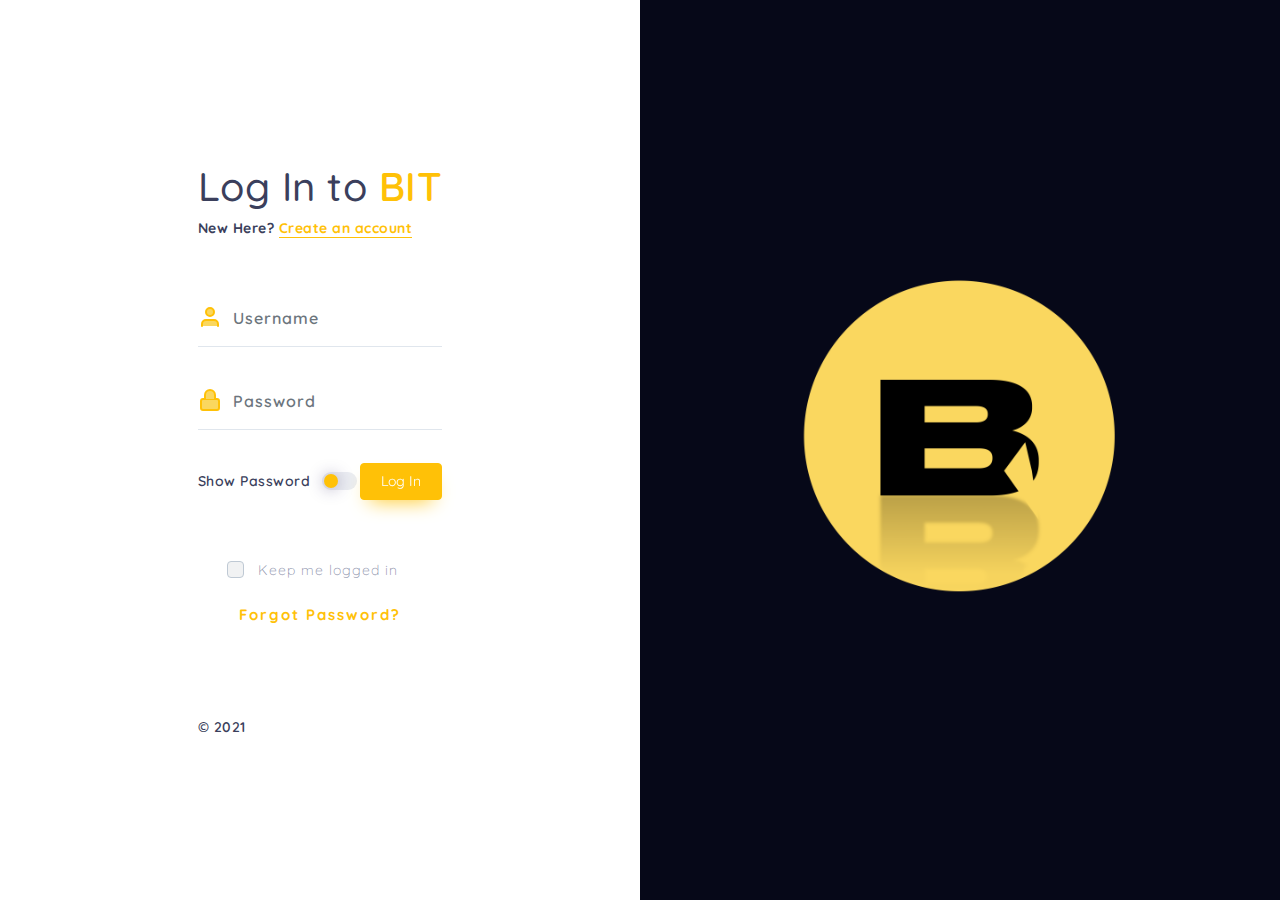
<file: auth_login.html>
<!DOCTYPE html>
<html lang="en">
<head>
    <meta charset="utf-8">
    <meta http-equiv="X-UA-Compatible" content="IE=edge">
    <meta name="viewport" content="width=device-width, initial-scale=1, maximum-scale=1, shrink-to-fit=no">
    <title>BIT Login Page</title>
    <link rel="icon" type="image/x-icon" href="assets/img/favicon.ico"/>
    <!-- BEGIN GLOBAL MANDATORY STYLES -->
    <link href="https://fonts.googleapis.com/css?family=Quicksand:400,500,600,700&display=swap" rel="stylesheet">
    <link href="bootstrap/css/bootstrap.min.css" rel="stylesheet" type="text/css" />
    <link href="assets/css/plugins.css" rel="stylesheet" type="text/css" />
    <link href="assets/css/authentication/form-1.css" rel="stylesheet" type="text/css" />
    <!-- END GLOBAL MANDATORY STYLES -->
    <link rel="stylesheet" type="text/css" href="assets/css/forms/theme-checkbox-radio.css">
    <link rel="stylesheet" type="text/css" href="assets/css/forms/switches.css">
</head>
<body class="form">
    

    <div class="form-container">
        <div class="form-form">
            <div class="form-form-wrap">
                <div class="form-container">
                    <div class="form-content">

                        <h1 class="">Log In to <a href="index.html"><span class="brand-name">BIT</span></a></h1>
                        <p class="signup-link">New Here? <a href="auth_register.html">Create an account</a></p>
                        <form class="text-left">
                            <div class="form">

                                <div id="username-field" class="field-wrapper input">
                                    <svg xmlns="http://www.w3.org/2000/svg" width="24" height="24" viewBox="0 0 24 24" fill="none" stroke="currentColor" stroke-width="2" stroke-linecap="round" stroke-linejoin="round" class="feather feather-user"><path d="M20 21v-2a4 4 0 0 0-4-4H8a4 4 0 0 0-4 4v2"></path><circle cx="12" cy="7" r="4"></circle></svg>
                                    <input id="username" name="username" type="text" class="form-control" placeholder="Username">
                                </div>

                                <div id="password-field" class="field-wrapper input mb-2">
                                    <svg xmlns="http://www.w3.org/2000/svg" width="24" height="24" viewBox="0 0 24 24" fill="none" stroke="currentColor" stroke-width="2" stroke-linecap="round" stroke-linejoin="round" class="feather feather-lock"><rect x="3" y="11" width="18" height="11" rx="2" ry="2"></rect><path d="M7 11V7a5 5 0 0 1 10 0v4"></path></svg>
                                    <input id="password" name="password" type="password" class="form-control" placeholder="Password">
                                </div>
                                <div class="d-sm-flex justify-content-between">
                                    <div class="field-wrapper toggle-pass">
                                        <p class="d-inline-block">Show Password</p>
                                        <label class="switch s-primary">
                                            <input type="checkbox" id="toggle-password" class="d-none">
                                            <span class="slider round"></span>
                                        </label>
                                    </div>
                                    <div class="field-wrapper">
                                        <button type="submit" class="btn btn-primary" value="">Log In</button>
                                    </div>
                                    
                                </div>

                                <div class="field-wrapper text-center keep-logged-in">
                                    <div class="n-chk new-checkbox checkbox-outline-primary">
                                        <label class="new-control new-checkbox checkbox-outline-primary">
                                          <input type="checkbox" class="new-control-input">
                                          <span class="new-control-indicator"></span>Keep me logged in
                                        </label>
                                    </div>
                                </div>

                                <div class="field-wrapper">
                                    <a href="auth_pass_recovery.html" class="forgot-pass-link">Forgot Password?</a>
                                </div>

                            </div>
                        </form>                        
                        <p class="terms-conditions">© 2021</p>

                    </div>                    
                </div>
            </div>
        </div>
        <div class="form-image">
            <div class="l-image">
            </div>
        </div>
    </div>

    
    <!-- BEGIN GLOBAL MANDATORY SCRIPTS -->
    <script src="assets/js/libs/jquery-3.1.1.min.js"></script>
    <script src="bootstrap/js/popper.min.js"></script>
    <script src="bootstrap/js/bootstrap.min.js"></script>
    
    <!-- END GLOBAL MANDATORY SCRIPTS -->
    <script src="assets/js/authentication/form-1.js"></script>

</body>
</html>
</file>
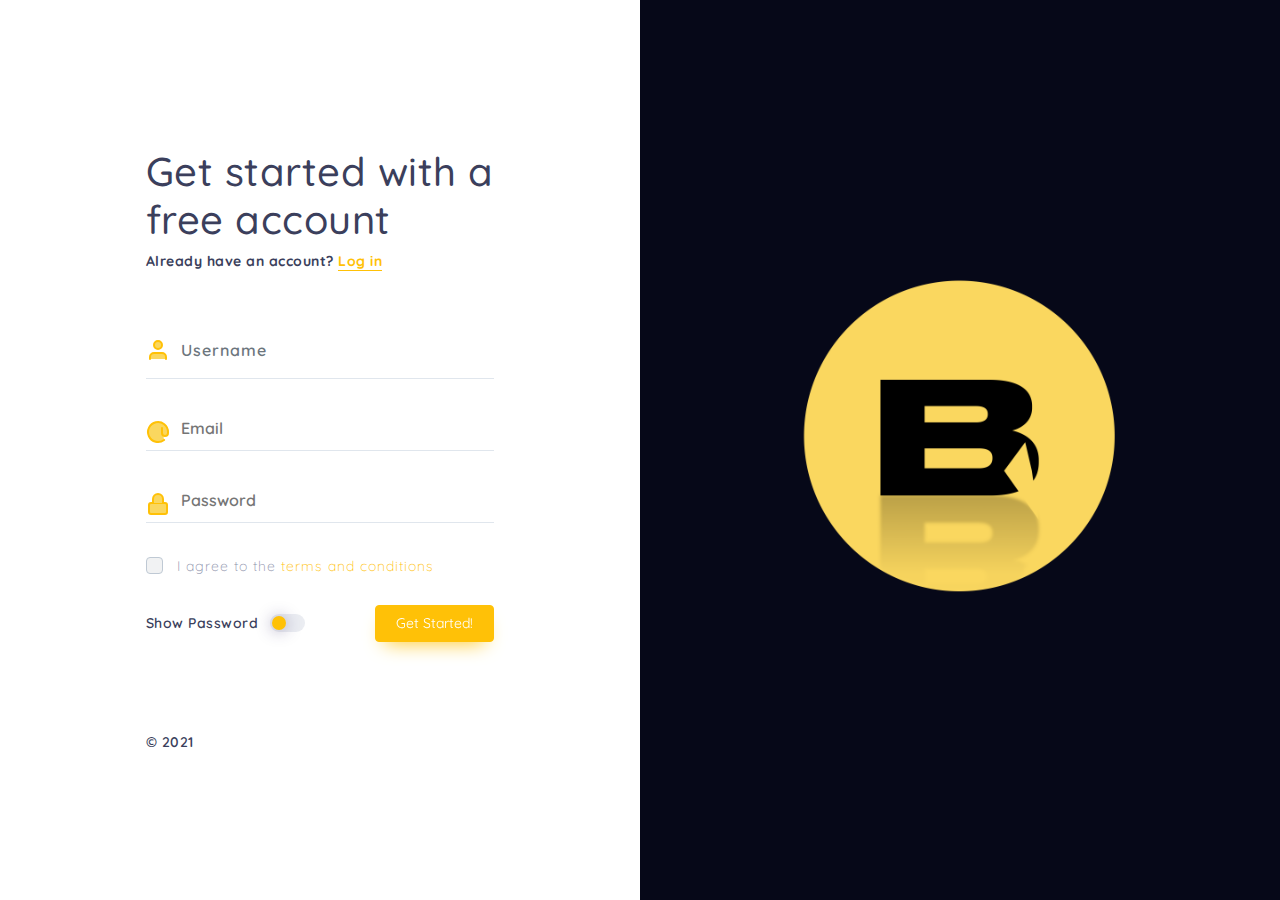
<file: auth_register.html>
<!DOCTYPE html>
<html lang="en">
<head>
    <meta charset="utf-8">
    <meta http-equiv="X-UA-Compatible" content="IE=edge">
    <meta name="viewport" content="width=device-width, initial-scale=1, maximum-scale=1, shrink-to-fit=no">
    <title>BIT Register Page</title>
    <link rel="icon" type="image/x-icon" href="assets/img/favicon.ico"/>
    <!-- BEGIN GLOBAL MANDATORY STYLES -->
    <link href="https://fonts.googleapis.com/css?family=Quicksand:400,500,600,700&display=swap" rel="stylesheet">
    <link href="bootstrap/css/bootstrap.min.css" rel="stylesheet" type="text/css" />
    <link href="assets/css/plugins.css" rel="stylesheet" type="text/css" />
    <link href="assets/css/authentication/form-1.css" rel="stylesheet" type="text/css" />
    <!-- END GLOBAL MANDATORY STYLES -->    
    <link rel="stylesheet" type="text/css" href="assets/css/forms/theme-checkbox-radio.css">
    <link rel="stylesheet" type="text/css" href="assets/css/forms/switches.css">
</head>
<body class="form">

    <div class="form-container">
        <div class="form-form">
            <div class="form-form-wrap">
                <div class="form-container">
                    <div class="form-content">

                        <h1 class="">Get started with a <br/> free account</h1>
                        <p class="signup-link">Already have an account? <a href="auth_login.html">Log in</a></p>
                        <form class="text-left">
                            <div class="form">

                                <div id="username-field" class="field-wrapper input">
                                    <svg xmlns="http://www.w3.org/2000/svg" width="24" height="24" viewBox="0 0 24 24" fill="none" stroke="currentColor" stroke-width="2" stroke-linecap="round" stroke-linejoin="round" class="feather feather-user"><path d="M20 21v-2a4 4 0 0 0-4-4H8a4 4 0 0 0-4 4v2"></path><circle cx="12" cy="7" r="4"></circle></svg>
                                    <input id="username" name="username" type="text" class="form-control" placeholder="Username">
                                </div>
                                <div id="email-field" class="field-wrapper input">
                                    <svg xmlns="http://www.w3.org/2000/svg" width="24" height="24" viewBox="0 0 24 24" fill="none" stroke="currentColor" stroke-width="2" stroke-linecap="round" stroke-linejoin="round" class="feather feather-at-sign"><circle cx="12" cy="12" r="4"></circle><path d="M16 8v5a3 3 0 0 0 6 0v-1a10 10 0 1 0-3.92 7.94"></path></svg>
                                    <input id="email" name="email" type="text" value="" placeholder="Email">
                                </div>
                                <div id="password-field" class="field-wrapper input mb-2">
                                    <svg xmlns="http://www.w3.org/2000/svg" width="24" height="24" viewBox="0 0 24 24" fill="none" stroke="currentColor" stroke-width="2" stroke-linecap="round" stroke-linejoin="round" class="feather feather-lock"><rect x="3" y="11" width="18" height="11" rx="2" ry="2"></rect><path d="M7 11V7a5 5 0 0 1 10 0v4"></path></svg>
                                    <input id="password" name="password" type="password" value="" placeholder="Password">
                                </div>
                                <div class="field-wrapper terms_condition">
                                    <div class="n-chk new-checkbox checkbox-outline-primary">
                                        <label class="new-control new-checkbox checkbox-outline-primary">
                                          <input type="checkbox" class="new-control-input">
                                          <span class="new-control-indicator"></span><span>I agree to the <a href="javascript:void(0);">  terms and conditions </a></span>
                                        </label>
                                    </div>
                                </div>
                                <div class="d-sm-flex justify-content-between">
                                    <div class="field-wrapper toggle-pass">
                                        <p class="d-inline-block">Show Password</p>
                                        <label class="switch s-primary">
                                            <input type="checkbox" id="toggle-password" class="d-none">
                                            <span class="slider round"></span>
                                        </label>
                                    </div>
                                    <div class="field-wrapper">
                                        <button type="submit" class="btn btn-primary" value="">Get Started!</button>
                                    </div>
                                </div>

                            </div>
                        </form>                        
                        <p class="terms-conditions">© 2021</p>

                    </div>                    
                </div>
            </div>
        </div>
        <div class="form-image">
            <div class="l-image">
            </div>
        </div>
    </div>

    
    <!-- BEGIN GLOBAL MANDATORY SCRIPTS -->
    <script src="assets/js/libs/jquery-3.1.1.min.js"></script>
    <script src="bootstrap/js/popper.min.js"></script>
    <script src="bootstrap/js/bootstrap.min.js"></script>
    
    <!-- END GLOBAL MANDATORY SCRIPTS -->
    <script src="assets/js/authentication/form-1.js"></script>

</body>
</html>
</file>
<file: assets/css/plugins.css>
@import url('main.css');
@import url('../../plugins/perfect-scrollbar/perfect-scrollbar.css');
@import url('structure.css');
/*
    Importing highlight.js CSS code 

    Just for demo purpose only
	
	@Note:-  monokai-sublime.css stylesheet is for highliting the code;

*/
@import '../../plugins/highlight/styles/monokai-sublime.css';
</file>
<file: assets/css/authentication/form-1.css>
/*
	===============================
			@Import	Function
	===============================
*/
/*
	===============================
			@Import	Mixins
	===============================
*/
html {
  height: 100%; }

body {
  height: 100%;
  overflow: auto;
  margin: 0;
  padding: 0;
  background: #fff; }

.form-container {
  display: flex; }

.form-form {
  width: 50%;
  display: flex;
  flex-direction: column;
  min-height: 100%; }
  .form-form .form-form-wrap {
    max-width: 480px;
    margin: 0 auto;
    min-width: 311px;
    min-height: 100%;
    height: 100vh;
    align-items: center;
    justify-content: center; }
  .form-form .form-container {
    align-items: center;
    display: flex;
    flex-grow: 1;
    padding: .71428571rem 2.85714286rem;
    width: 100%;
    min-height: 100%; }
    .form-form .form-container .form-content {
      display: block;
      width: 100%; }
  .form-form .form-form-wrap .user-meta {
    margin-bottom: 35px; }
    .form-form .form-form-wrap .user-meta img {
      width: 52px;
      height: 52px;
      border-radius: 50%;
      margin-right: 15px;
      border: 4px solid #e0e6ed; }
    .form-form .form-form-wrap .user-meta div {
      align-self: center; }
    .form-form .form-form-wrap .user-meta p {
      font-size: 31px;
      color: #3b3f5c;
      margin-bottom: 0; }
  .form-form .form-form-wrap h1 .brand-name {
    color: #ffc107;
    font-weight: 600; }
  .form-form .form-form-wrap p.signup-link {
    font-size: 14px;
    color: #3b3f5c;
    font-weight: 700;
    margin-bottom: 50px; }
    .form-form .form-form-wrap p.signup-link a {
      color: #ffc107;
      border-bottom: 1px solid; }
  .form-form .form-form-wrap form .field-wrapper.input {
    position: relative;
    padding: 11px 0 25px 0;
    border-bottom: none; }
    .form-form .form-form-wrap form .field-wrapper.input:focus {
      border: 1px solid #000; }
  .form-form .form-form-wrap form .field-wrapper.toggle-pass p {
    font-weight: 600;
    color: #3b3f5c;
    margin-bottom: 0; }
  .form-form .form-form-wrap form .field-wrapper .logged-in-user-name {
    font-size: 37px;
    color: #3b3f5c; }
  .form-form .form-form-wrap form .field-wrapper svg {
    position: absolute;
    top: 16px;
    color: #ffc107;
    fill: rgba(250, 215, 95, 1); }
  .form-form .form-form-wrap form .field-wrapper.terms_condition {
    margin-bottom: 20px; }
    .form-form .form-form-wrap form .field-wrapper.terms_condition label {
      font-size: 14px;
      color: #888ea8;
      padding-left: 31px;
      font-weight: 100; }
    .form-form .form-form-wrap form .field-wrapper.terms_condition a {
      color: #ffc107; }
  .form-form .form-form-wrap form .field-wrapper input {
    display: inline-block;
    vertical-align: middle;
    border-radius: 0;
    min-width: 50px;
    max-width: 635px;
    width: 100%;
    min-height: 36px;
    background-color: #ffffff;
    border: none;
    -ms-transition: all 0.2s ease-in-out 0s;
    transition: all 0.2s ease-in-out 0s;
    color: #3b3f5c;
    font-weight: 600;
    font-size: 16px;
    border-bottom: 1px solid #e0e6ed;
    padding: 0px 0 10px 35px; }
    .form-form .form-form-wrap form .field-wrapper input::-webkit-input-placeholder, .form-form .form-form-wrap form .field-wrapper input::-ms-input-placeholder, .form-form .form-form-wrap form .field-wrapper input::-moz-placeholder {
      color: #bfc9d4;
      font-size: 14px; }
    .form-form .form-form-wrap form .field-wrapper input:focus {
      border-bottom: 1px solid #ffc107;
      box-shadow: none; }
  .form-form .form-form-wrap form .field-wrapper.toggle-pass {
    align-self: center;
    text-align: left; }
    .form-form .form-form-wrap form .field-wrapper.toggle-pass .switch {
      margin-bottom: 0;
      vertical-align: sub;
      margin-left: 7px; }
  .form-form .form-form-wrap form .field-wrapper button.btn {
    align-self: center; }
  .form-form .form-form-wrap form .field-wrapper a.forgot-pass-link {
    width: 100%;
    font-weight: 700;
    color: #ffc107;
    text-align: center;
    display: block;
    letter-spacing: 2px;
    font-size: 15px;
    margin-top: 15px; }
  .form-form .form-form-wrap form .field-wrapper .n-chk .new-control-indicator {
    top: 1px;
    border: 1px solid #bfc9d4;
    background-color: #f1f2f3; }
    .form-form .form-form-wrap form .field-wrapper .n-chk .new-control-indicator:after {
      top: 52%; }
  .form-form .form-form-wrap form .field-wrapper.keep-logged-in {
    margin-top: 60px; }
    .form-form .form-form-wrap form .field-wrapper.keep-logged-in label {
      font-size: 14px;
      color: #888ea8;
      padding-left: 31px;
      font-weight: 100; }
  .form-form .terms-conditions {
    max-width: 480px;
    margin: 0 auto;
    color: #3b3f5c;
    font-weight: 600;
    margin-top: 90px; }
    .form-form .terms-conditions a {
      color: #ffc107;
      font-weight: 700; }

.form-image {
  display: -webkit-box;
  display: -ms-flexbox;
  display: -webkit-flex;
  display: flex;
  -webkit-flex-direction: column;
  -ms-flex-direction: column;
  flex-direction: column;
  position: fixed;
  right: 0;
  min-height: auto;
  height: 100vh;
  width: 50%; }
  .form-image .l-image {
    background-image: url('../../img/BIT_Logo.png');
    position: absolute;
    top: 0;
    left: 0;
    width: 100%;
    height: 100%;
    background-color: #060818;
    background-position: center center;
    background-repeat: no-repeat;
    background-size: 75%;
    background-position-x: center;
    background-position-y: center; }

@media (max-width: 991px) {
  .form-form {
    width: 100%; }
    .form-form .form-form-wrap {
      min-width: auto; }
  .form-image {
    display: none; } }

@media (max-width: 575px) {
  .form-form .form-form-wrap form .field-wrapper.toggle-pass {
    margin-bottom: 28px; } }

@media all and (-ms-high-contrast: none), (-ms-high-contrast: active) {
  .form-form .form-form-wrap {
    width: 100%; }
  .form-form .form-container {
    height: 100%; } }
</file>
<file: assets/css/forms/theme-checkbox-radio.css>
/*
	===============================
			@Import	Function
	===============================
*/
/*
	===============================
			@Import	Mixins
	===============================
*/
/*----------Theme checkbox---------*/
.new-control {
  position: relative;
  display: -ms-inline-flexbox;
  display: inline-flex;
  padding-left: 1.5rem;
  margin-right: 1rem;
  font-weight: 100;
  font-size: 14px; }

.new-control-input {
  position: absolute;
  z-index: -1;
  opacity: 0; }

.new-control.new-checkbox {
  cursor: pointer; }
  .new-control.new-checkbox .new-control-indicator {
    position: absolute;
    top: 2px;
    left: 0;
    display: block;
    width: 17px;
    height: 17px;
    pointer-events: none;
    -webkit-user-select: none;
    -moz-user-select: none;
    -ms-user-select: none;
    user-select: none;
    background-color: #e0e6ed;
    background-repeat: no-repeat;
    background-position: center center;
    background-size: 50% 50%;
    border-radius: 4px; }
  .new-control.new-checkbox > input:checked ~ span.new-control-indicator {
    background: #888ea8; }
    .new-control.new-checkbox > input:checked ~ span.new-control-indicator:after {
      display: block; }
  .new-control.new-checkbox span.new-control-indicator:after {
    border: solid #fff;
    top: 50%;
    left: 50%;
    margin-left: -2px;
    margin-top: -5px;
    width: 4px;
    height: 8px;
    border-width: 0 2px 2px 0 !important;
    transform: rotate(45deg);
    content: '';
    position: absolute;
    display: none;
    margin-left: -2px;
    margin-top: -5px;
    width: 4px;
    height: 8px;
    height: 8px; }

/*rounded checkbox*/
.new-checkbox-rounded span.new-control-indicator {
  border-radius: 50% !important; }

/*  line through colors   */
.new-control.new-checkbox.new-checkbox-text > input:checked ~ span.new-chk-content, .new-control.new-checkbox.new-checkbox-text.checkbox-outline-default > input:checked ~ span.new-chk-content {
  color: #888ea8; }

.new-control.new-checkbox.new-checkbox-text.checkbox-primary > input:checked ~ span.new-chk-content, .new-control.new-checkbox.new-checkbox-text.checkbox-outline-primary > input:checked ~ span.new-chk-content {
  color: #ffc107; }

.new-control.new-checkbox.new-checkbox-text.checkbox-success > input:checked ~ span.new-chk-content, .new-control.new-checkbox.new-checkbox-text.checkbox-outline-success > input:checked ~ span.new-chk-content {
  color: #1abc9c; }

.new-control.new-checkbox.new-checkbox-text.checkbox-info > input:checked ~ span.new-chk-content, .new-control.new-checkbox.new-checkbox-text.checkbox-outline-info > input:checked ~ span.new-chk-content {
  color: #2196f3; }

.new-control.new-checkbox.new-checkbox-text.checkbox-warning > input:checked ~ span.new-chk-content, .new-control.new-checkbox.new-checkbox-text.checkbox-outline-warning > input:checked ~ span.new-chk-content {
  color: #e2a03f; }

.new-control.new-checkbox.new-checkbox-text.checkbox-danger > input:checked ~ span.new-chk-content, .new-control.new-checkbox.new-checkbox-text.checkbox-outline-danger > input:checked ~ span.new-chk-content {
  color: #e7515a; }

.new-control.new-checkbox.new-checkbox-text.checkbox-secondary > input:checked ~ span.new-chk-content, .new-control.new-checkbox.new-checkbox-text.checkbox-outline-secondary > input:checked ~ span.new-chk-content {
  color: #805dca; }

.new-control.new-checkbox.new-checkbox-text.checkbox-dark > input:checked ~ span.new-chk-content, .new-control.new-checkbox.new-checkbox-text.checkbox-outline-dark > input:checked ~ span.new-chk-content {
  color: #3b3f5c; }

.new-control.new-checkbox.checkbox-primary > input:checked ~ span.new-control-indicator {
  background: #ffc107; }

.new-control.new-checkbox.checkbox-success > input:checked ~ span.new-control-indicator {
  background: #1abc9c; }

.new-control.new-checkbox.checkbox-info > input:checked ~ span.new-control-indicator {
  background: #2196f3; }

.new-control.new-checkbox.checkbox-warning > input:checked ~ span.new-control-indicator {
  background: #e2a03f; }

.new-control.new-checkbox.checkbox-danger > input:checked ~ span.new-control-indicator {
  background: #e7515a; }

.new-control.new-checkbox.checkbox-secondary > input:checked ~ span.new-control-indicator {
  background: #805dca; }

.new-control.new-checkbox.checkbox-dark > input:checked ~ span.new-control-indicator {
  background: #3b3f5c; }

.new-control.new-checkbox[class*="checkbox-outline-"] > input:checked ~ span.new-control-indicator {
  background-color: transparent; }

.new-control.new-checkbox.checkbox-outline-default > input:checked ~ span.new-control-indicator {
  border: 2px solid #888ea8; }

.new-control.new-checkbox.checkbox-outline-primary > input:checked ~ span.new-control-indicator {
  border: 2px solid #ffc107; }

.new-control.new-checkbox.checkbox-outline-success > input:checked ~ span.new-control-indicator {
  border: 2px solid #1abc9c; }

.new-control.new-checkbox.checkbox-outline-info > input:checked ~ span.new-control-indicator {
  border: 2px solid #2196f3; }

.new-control.new-checkbox.checkbox-outline-warning > input:checked ~ span.new-control-indicator {
  border: 2px solid #e2a03f; }

.new-control.new-checkbox.checkbox-outline-danger > input:checked ~ span.new-control-indicator {
  border: 2px solid #e7515a; }

.new-control.new-checkbox.checkbox-outline-secondary > input:checked ~ span.new-control-indicator {
  border: 2px solid #805dca; }

.new-control.new-checkbox.checkbox-outline-dark > input:checked ~ span.new-control-indicator {
  border: 2px solid #3b3f5c; }

.new-control.new-checkbox.checkbox-outline-default > input:checked ~ span.new-control-indicator:after {
  border-color: #888ea8; }

.new-control.new-checkbox.checkbox-outline-primary > input:checked ~ span.new-control-indicator:after {
  border-color: #ffc107; }

.new-control.new-checkbox.checkbox-outline-success > input:checked ~ span.new-control-indicator:after {
  border-color: #1abc9c; }

.new-control.new-checkbox.checkbox-outline-info > input:checked ~ span.new-control-indicator:after {
  border-color: #2196f3; }

.new-control.new-checkbox.checkbox-outline-warning > input:checked ~ span.new-control-indicator:after {
  border-color: #e2a03f; }

.new-control.new-checkbox.checkbox-outline-danger > input:checked ~ span.new-control-indicator:after {
  border-color: #e7515a; }

.new-control.new-checkbox.checkbox-outline-secondary > input:checked ~ span.new-control-indicator:after {
  border-color: #805dca; }

.new-control.new-checkbox.checkbox-outline-dark > input:checked ~ span.new-control-indicator:after {
  border-color: #3b3f5c; }

.new-control.new-radio {
  cursor: pointer; }
  .new-control.new-radio .new-control-indicator {
    position: absolute;
    top: 2px;
    left: 0;
    display: block;
    width: 16px;
    height: 16px;
    pointer-events: none;
    -webkit-user-select: none;
    -moz-user-select: none;
    -ms-user-select: none;
    user-select: none;
    background-color: #e0e6ed;
    background-repeat: no-repeat;
    background-position: center center;
    background-size: 50% 50%;
    border-radius: 50%; }
  .new-control.new-radio > input:checked ~ span.new-control-indicator {
    background: #888ea8; }
  .new-control.new-radio span.new-control-indicator:after {
    top: 50%;
    left: 50%;
    margin-left: -3px;
    margin-top: -3px;
    content: '';
    position: absolute;
    display: none;
    border-radius: 50%;
    height: 6px;
    width: 6px;
    background-color: #fff; }
  .new-control.new-radio.square-radio .new-control-indicator, .new-control.new-radio.square-radio span.new-control-indicator:after {
    border-radius: 0; }
  .new-control.new-radio.radio-primary > input:checked ~ span.new-control-indicator {
    background: #ffc107; }
  .new-control.new-radio.radio-success > input:checked ~ span.new-control-indicator {
    background: #1abc9c; }
  .new-control.new-radio.radio-info > input:checked ~ span.new-control-indicator {
    background: #2196f3; }
  .new-control.new-radio.radio-warning > input:checked ~ span.new-control-indicator {
    background: #e2a03f; }
  .new-control.new-radio.radio-danger > input:checked ~ span.new-control-indicator {
    background: #e7515a; }
  .new-control.new-radio.radio-secondary > input:checked ~ span.new-control-indicator {
    background: #805dca; }
  .new-control.new-radio.radio-dark > input:checked ~ span.new-control-indicator {
    background: #3b3f5c; }
  .new-control.new-radio[class*="radio-classic-"] > input:checked ~ span.new-control-indicator {
    background-color: transparent; }
  .new-control.new-radio.radio-classic-default > input:checked ~ span.new-control-indicator {
    border: 3px solid #888ea8; }
  .new-control.new-radio.radio-classic-primary > input:checked ~ span.new-control-indicator {
    border: 3px solid #ffc107; }
  .new-control.new-radio.radio-classic-success > input:checked ~ span.new-control-indicator {
    border: 3px solid #1abc9c; }
  .new-control.new-radio.radio-classic-info > input:checked ~ span.new-control-indicator {
    border: 3px solid #2196f3; }
  .new-control.new-radio.radio-classic-warning > input:checked ~ span.new-control-indicator {
    border: 3px solid #e2a03f; }
  .new-control.new-radio.radio-classic-danger > input:checked ~ span.new-control-indicator {
    border: 3px solid #e7515a; }
  .new-control.new-radio.radio-classic-secondary > input:checked ~ span.new-control-indicator {
    border: 3px solid #805dca; }
  .new-control.new-radio.radio-classic-dark > input:checked ~ span.new-control-indicator {
    border: 3px solid #3b3f5c; }
  .new-control.new-radio.radio-classic-default > input:checked ~ span.new-control-indicator:after {
    background-color: #888ea8; }
  .new-control.new-radio.radio-classic-primary > input:checked ~ span.new-control-indicator:after {
    background-color: #ffc107; }
  .new-control.new-radio.radio-classic-success > input:checked ~ span.new-control-indicator:after {
    background-color: #1abc9c; }
  .new-control.new-radio.radio-classic-info > input:checked ~ span.new-control-indicator:after {
    background-color: #2196f3; }
  .new-control.new-radio.radio-classic-warning > input:checked ~ span.new-control-indicator:after {
    background-color: #e2a03f; }
  .new-control.new-radio.radio-classic-danger > input:checked ~ span.new-control-indicator:after {
    background-color: #e7515a; }
  .new-control.new-radio.radio-classic-secondary > input:checked ~ span.new-control-indicator:after {
    background-color: #805dca; }
  .new-control.new-radio.radio-classic-dark > input:checked ~ span.new-control-indicator:after {
    background-color: #3b3f5c; }
  .new-control.new-radio.new-radio-text > input:checked ~ span.new-radio-content, .new-control.new-radio.new-radio-text.radio-classic-default > input:checked ~ span.new-radio-content {
    color: #888ea8; }
  .new-control.new-radio.new-radio-text.radio-primary > input:checked ~ span.new-radio-content, .new-control.new-radio.new-radio-text.radio-classic-primary > input:checked ~ span.new-radio-content {
    color: #ffc107; }
  .new-control.new-radio.new-radio-text.radio-success > input:checked ~ span.new-radio-content, .new-control.new-radio.new-radio-text.radio-classic-success > input:checked ~ span.new-radio-content {
    color: #1abc9c; }
  .new-control.new-radio.new-radio-text.radio-info > input:checked ~ span.new-radio-content, .new-control.new-radio.new-radio-text.radio-classic-info > input:checked ~ span.new-radio-content {
    color: #2196f3; }
  .new-control.new-radio.new-radio-text.radio-warning > input:checked ~ span.new-radio-content, .new-control.new-radio.new-radio-text.radio-classic-warning > input:checked ~ span.new-radio-content {
    color: #e2a03f; }
  .new-control.new-radio.new-radio-text.radio-danger > input:checked ~ span.new-radio-content, .new-control.new-radio.new-radio-text.radio-classic-danger > input:checked ~ span.new-radio-content {
    color: #e7515a; }
  .new-control.new-radio.new-radio-text.radio-secondary > input:checked ~ span.new-radio-content, .new-control.new-radio.new-radio-text.radio-classic-secondary > input:checked ~ span.new-radio-content {
    color: #805dca; }
  .new-control.new-radio.new-radio-text.radio-dark > input:checked ~ span.new-radio-content, .new-control.new-radio.new-radio-text.radio-classic-dark > input:checked ~ span.new-radio-content {
    color: #3b3f5c; }

/*  Color   */
/*   Outline checkbox   */
/*----------Theme Radio---------*/
/*square radio*/
/*  Color   */
/*   Outline Radio   */
/*  line through colors   */
</file>
<file: assets/css/forms/switches.css>
/*
	===============================
			@Import	Function
	===============================
*/
/*
	===============================
			@Import	Mixins
	===============================
*/
/*
==================
    Switches
==================
*/
/* The switch - the box around the slider */
.switch {
  position: relative;
  display: inline-block;
  width: 35px;
  height: 18px; }
  .switch input {
    display: none; }
  .switch .slider {
    position: absolute;
    cursor: pointer;
    top: 0;
    left: 0;
    right: 0;
    bottom: 0;
    background-color: #ebedf2;
    -webkit-transition: .4s;
    transition: .4s; }
    .switch .slider:before {
      position: absolute;
      content: "";
      background-color: white;
      -webkit-transition: .4s;
      -ms-transition: .4s;
      transition: .4s;
      height: 14px;
      width: 14px;
      left: 2px;
      bottom: 2px;
      box-shadow: 0 1px 15px 1px rgba(52, 40, 104, 0.34); }
  .switch input:checked + .slider:before {
    -webkit-transform: translateX(17px);
    -ms-transform: translateX(17px);
    transform: translateX(17px); }
  .switch .slider.round {
    border-radius: 34px; }
    .switch .slider.round:before {
      border-radius: 50%; }
  .switch.s-default .slider:before {
    background-color: #d3d3d3; }
  .switch.s-primary .slider:before {
    background-color: #ffc107; }
  .switch.s-success .slider:before {
    background-color: #1abc9c; }
  .switch.s-warning .slider:before {
    background-color: #e2a03f; }
  .switch.s-danger .slider:before {
    background-color: #e7515a; }
  .switch.s-secondary .slider:before {
    background-color: #805dca; }
  .switch.s-info .slider:before {
    background-color: #2196f3; }
  .switch.s-dark .slider:before {
    background-color: #3b3f5c; }
  .switch input:checked + .slider:before {
    background-color: #fff; }
  .switch.s-default input:checked + .slider {
    background-color: #d3d3d3; }
  .switch.s-default input:focus + .slider {
    box-shadow: 0 0 1px #ebedf2; }
  .switch.s-primary input:checked + .slider {
    background-color: #ffc107; }
  .switch.s-primary input:focus + .slider {
    box-shadow: 0 0 1px #ffc107; }
  .switch.s-success input:checked + .slider {
    background-color: #1abc9c; }
  .switch.s-success input:focus + .slider {
    box-shadow: 0 0 1px #1abc9c; }
  .switch.s-warning input:checked + .slider {
    background-color: #e2a03f; }
  .switch.s-warning input:focus + .slider {
    box-shadow: 0 0 1px #e2a03f; }
  .switch.s-danger input:checked + .slider {
    background-color: #e7515a; }
  .switch.s-danger input:focus + .slider {
    box-shadow: 0 0 1px #e7515a; }
  .switch.s-secondary input:checked + .slider {
    background-color: #805dca; }
  .switch.s-secondary input:focus + .slider {
    box-shadow: 0 0 1px #805dca; }
  .switch.s-info input:checked + .slider {
    background-color: #2196f3; }
  .switch.s-info input:focus + .slider {
    box-shadow: 0 0 1px #2196f3; }
  .switch.s-dark input:checked + .slider {
    background-color: #3b3f5c; }
  .switch.s-dark input:focus + .slider {
    box-shadow: 0 0 1px #3b3f5c; }
  .switch.s-outline .slider {
    border: 2px solid #ebedf2;
    background-color: transparent;
    width: 36px;
    height: 19px; }
    .switch.s-outline .slider:before {
      height: 13px;
      width: 13px; }
  .switch.s-outline[class*="s-outline-"] .slider:before {
    bottom: 1px;
    left: 1px;
    border: 2px solid #bfc9d4;
    background-color: #bfc9d4;
    color: #ebedf2;
    box-shadow: 0 1px 15px 1px rgba(52, 40, 104, 0.25); }
  .switch.s-icons.s-outline-default {
    color: #d3d3d3; }
  .switch.s-icons.s-outline-primary {
    color: #ffc107; }
  .switch.s-icons.s-outline-success {
    color: #1abc9c; }
  .switch.s-icons.s-outline-warning {
    color: #e2a03f; }
  .switch.s-icons.s-outline-danger {
    color: #e7515a; }
  .switch.s-icons.s-outline-secondary {
    color: #805dca; }
  .switch.s-icons.s-outline-info {
    color: #2196f3; }
  .switch.s-icons.s-outline-dark {
    color: #3b3f5c; }
  .switch.s-outline-default input:checked + .slider {
    border: 2px solid #ebedf2; }
    .switch.s-outline-default input:checked + .slider:before {
      border: 2px solid #d3d3d3;
      background-color: #d3d3d3;
      box-shadow: 0 1px 15px 1px rgba(52, 40, 104, 0.25); }
  .switch.s-outline-default input:focus + .slider {
    box-shadow: 0 0 1px #ebedf2; }
  .switch.s-outline-primary input:checked + .slider {
    border: 2px solid #ffc107; }
    .switch.s-outline-primary input:checked + .slider:before {
      border: 2px solid #ffc107;
      background-color: #ffc107;
      box-shadow: 0 1px 15px 1px rgba(52, 40, 104, 0.34); }
  .switch.s-outline-primary input:focus + .slider {
    box-shadow: 0 0 1px #ffc107; }
  .switch.s-outline-success input:checked + .slider {
    border: 2px solid #1abc9c; }
    .switch.s-outline-success input:checked + .slider:before {
      border: 2px solid #1abc9c;
      background-color: #1abc9c;
      box-shadow: 0 1px 15px 1px rgba(52, 40, 104, 0.34); }
  .switch.s-outline-success input:focus + .slider {
    box-shadow: 0 0 1px #1abc9c; }
  .switch.s-outline-warning input:checked + .slider {
    border: 2px solid #e2a03f; }
    .switch.s-outline-warning input:checked + .slider:before {
      border: 2px solid #e2a03f;
      background-color: #e2a03f;
      box-shadow: 0 1px 15px 1px rgba(52, 40, 104, 0.34); }
  .switch.s-outline-warning input:focus + .slider {
    box-shadow: 0 0 1px #e2a03f; }
  .switch.s-outline-danger input:checked + .slider {
    border: 2px solid #e7515a; }
    .switch.s-outline-danger input:checked + .slider:before {
      border: 2px solid #e7515a;
      background-color: #e7515a;
      box-shadow: 0 1px 15px 1px rgba(52, 40, 104, 0.34); }
  .switch.s-outline-danger input:focus + .slider {
    box-shadow: 0 0 1px #e7515a; }
  .switch.s-outline-secondary input:checked + .slider {
    border: 2px solid #805dca; }
    .switch.s-outline-secondary input:checked + .slider:before {
      border: 2px solid #805dca;
      background-color: #805dca;
      box-shadow: 0 1px 15px 1px rgba(52, 40, 104, 0.34); }
  .switch.s-outline-secondary input:focus + .slider {
    box-shadow: 0 0 1px #805dca; }
  .switch.s-outline-info input:checked + .slider {
    border: 2px solid #2196f3; }
    .switch.s-outline-info input:checked + .slider:before {
      border: 2px solid #2196f3;
      background-color: #2196f3;
      box-shadow: 0 1px 15px 1px rgba(52, 40, 104, 0.34); }
  .switch.s-outline-info input:focus + .slider {
    box-shadow: 0 0 1px #2196f3; }
  .switch.s-outline-dark input:checked + .slider {
    border: 2px solid #3b3f5c; }
    .switch.s-outline-dark input:checked + .slider:before {
      border: 2px solid #3b3f5c;
      background-color: #3b3f5c;
      box-shadow: 0 1px 15px 1px rgba(52, 40, 104, 0.34); }
  .switch.s-outline-dark input:focus + .slider {
    box-shadow: 0 0 1px #3b3f5c; }
  .switch.s-icons {
    width: 57px;
    height: 30px; }
    .switch.s-icons .slider {
      width: 48px;
      height: 25px; }
      .switch.s-icons .slider:before {
        vertical-align: sub;
        color: #3b3f5c;
        height: 19px;
        width: 19px;
        line-height: 1.3;
        content: url('data:image/svg+xml, <svg xmlns="http://www.w3.org/2000/svg" width="14" height="14" viewBox="0 0 24 24" fill="none" stroke="%23e9ecef" stroke-width="2" stroke-linecap="round" stroke-linejoin="round" class="feather feather-x"><line x1="18" y1="6" x2="6" y2="18"></line><line x1="6" y1="6" x2="18" y2="18"></line></svg>'); }
    .switch.s-icons input:checked + .slider:before {
      content: url('data:image/svg+xml, <svg xmlns="http://www.w3.org/2000/svg" width="14" height="14" viewBox="0 0 24 24" fill="none" stroke="%23fff" stroke-width="2" stroke-linecap="round" stroke-linejoin="round" class="feather feather-check"><polyline points="20 6 9 17 4 12"></polyline></svg>');
      vertical-align: sub;
      color: #fff;
      line-height: 1.4;
      -webkit-transform: translateX(23px);
      -ms-transform: translateX(23px);
      transform: translateX(23px); }

/* Hide default HTML checkbox */
/* The slider */
/* Rounded Slider Switches */
/* Solid Switches*/
/* Outline Switches */
/*  Icons Switches */
</file>
